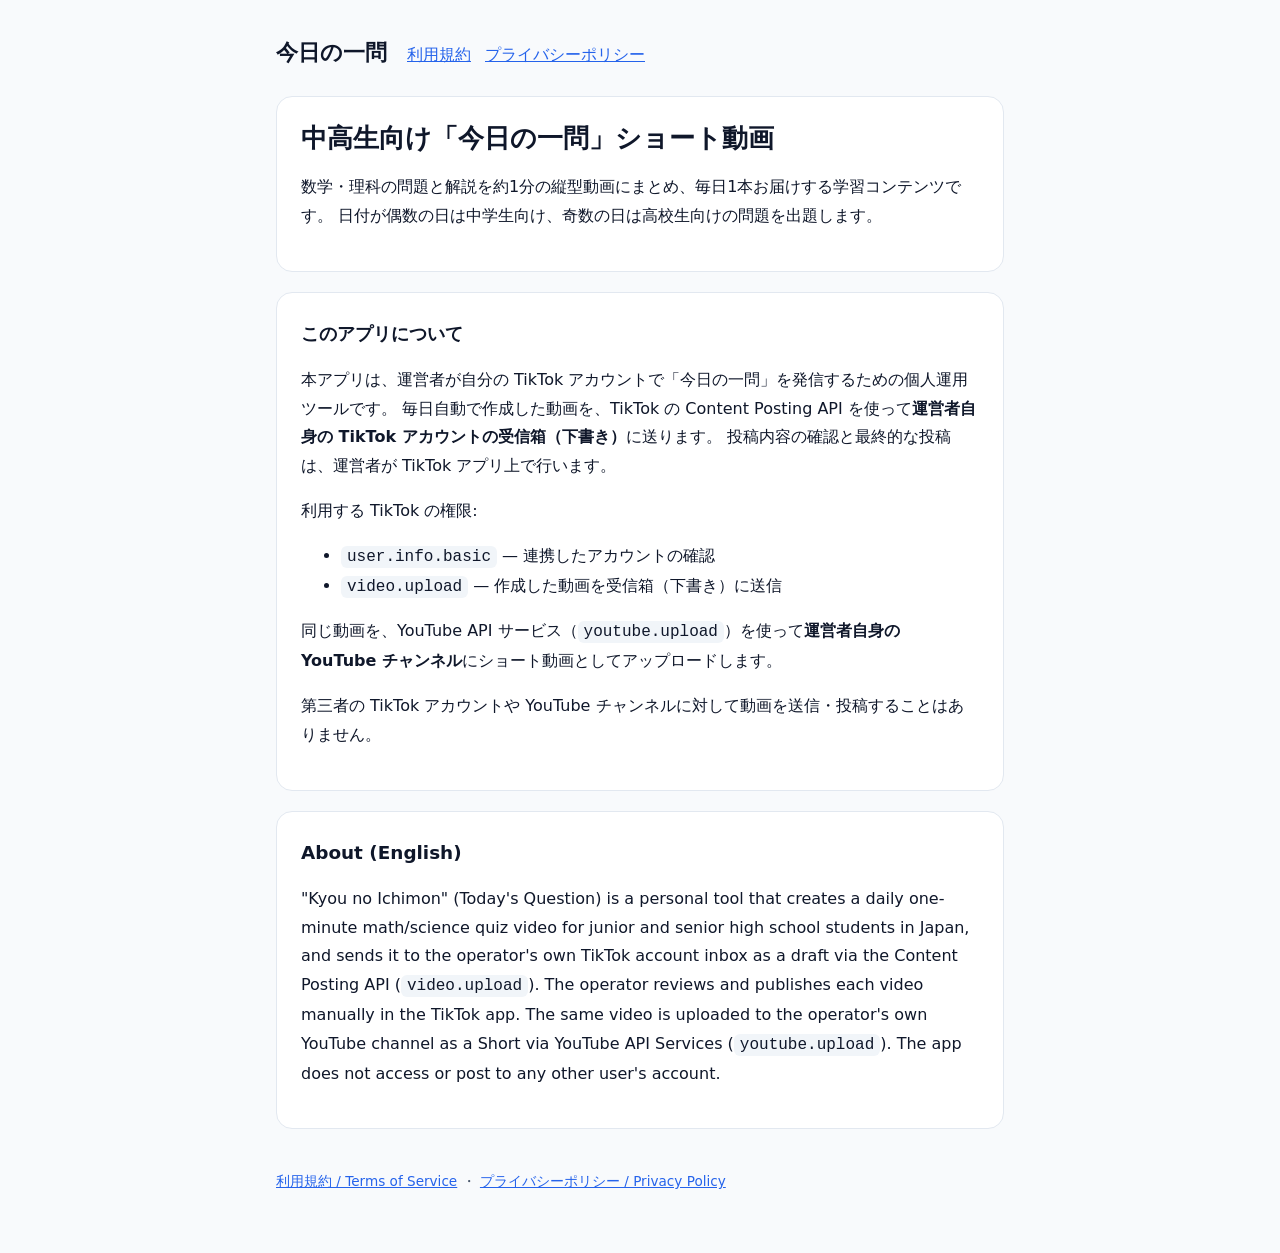
<file: index.html>
<!doctype html>
<html lang="ja">
<head>
  <meta charset="utf-8">
  <meta name="viewport" content="width=device-width, initial-scale=1">
  <title>今日の一問</title>
  <meta name="description" content="中高生向けの数学・理科「今日の一問」ショート動画を毎日作成し、運営者自身の TikTok アカウントに送るツールです。">
  <link rel="stylesheet" href="style.css">
  <link rel="icon" href="icon.png">
</head>
<body>
<main>
  <header class="site">
    <a class="brand" href="./">今日の一問</a>
    <nav><a href="terms.html">利用規約</a><a href="privacy.html">プライバシーポリシー</a></nav>
  </header>

  <section class="card">
    <h1>中高生向け「今日の一問」ショート動画</h1>
    <p>数学・理科の問題と解説を約1分の縦型動画にまとめ、毎日1本お届けする学習コンテンツです。
      日付が偶数の日は中学生向け、奇数の日は高校生向けの問題を出題します。</p>
  </section>

  <section class="card">
    <h2>このアプリについて</h2>
    <p>本アプリは、運営者が自分の TikTok アカウントで「今日の一問」を発信するための個人運用ツールです。
      毎日自動で作成した動画を、TikTok の Content Posting API を使って<strong>運営者自身の TikTok アカウントの受信箱（下書き）</strong>に送ります。
      投稿内容の確認と最終的な投稿は、運営者が TikTok アプリ上で行います。</p>
    <p>利用する TikTok の権限:</p>
    <ul>
      <li><code>user.info.basic</code> — 連携したアカウントの確認</li>
      <li><code>video.upload</code> — 作成した動画を受信箱（下書き）に送信</li>
    </ul>
    <p>同じ動画を、YouTube API サービス（<code>youtube.upload</code>）を使って<strong>運営者自身の YouTube チャンネル</strong>にショート動画としてアップロードします。</p>
    <p>第三者の TikTok アカウントや YouTube チャンネルに対して動画を送信・投稿することはありません。</p>
  </section>

  <section class="card" lang="en">
    <h2>About (English)</h2>
    <p>"Kyou no Ichimon" (Today's Question) is a personal tool that creates a daily one-minute math/science quiz video
      for junior and senior high school students in Japan, and sends it to the operator's own TikTok account inbox
      as a draft via the Content Posting API (<code>video.upload</code>). The operator reviews and publishes each video
      manually in the TikTok app. The same video is uploaded to the operator's own YouTube channel as a Short via YouTube API Services
      (<code>youtube.upload</code>). The app does not access or post to any other user's account.</p>
  </section>

  <footer>
    <a href="terms.html">利用規約 / Terms of Service</a> ・ <a href="privacy.html">プライバシーポリシー / Privacy Policy</a>
  </footer>
</main>
</body>
</html>
</file>
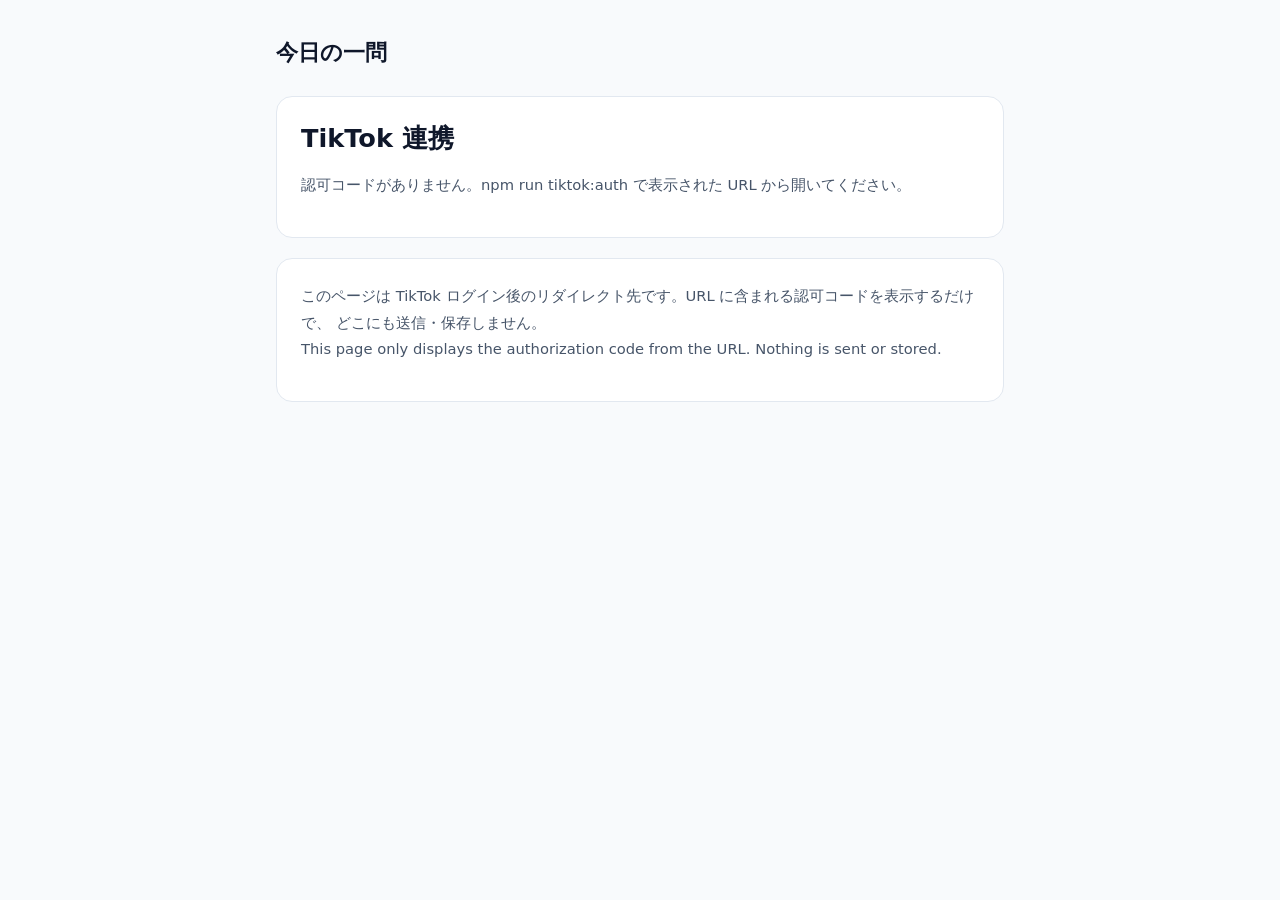
<file: callback/index.html>
<!doctype html>
<html lang="ja">
<head>
  <meta charset="utf-8">
  <meta name="viewport" content="width=device-width, initial-scale=1">
  <meta name="robots" content="noindex">
  <meta name="referrer" content="no-referrer">
  <title>TikTok 連携 | 今日の一問</title>
  <link rel="stylesheet" href="../style.css">
  <link rel="icon" href="../icon.png">
</head>
<body>
<main>
  <header class="site">
    <a class="brand" href="../">今日の一問</a>
  </header>

  <section class="card">
    <h1>TikTok 連携</h1>
    <div id="result"><p class="muted">読み込み中…</p></div>
  </section>

  <section class="card">
    <p class="muted">このページは TikTok ログイン後のリダイレクト先です。URL に含まれる認可コードを表示するだけで、
      どこにも送信・保存しません。<br>
      This page only displays the authorization code from the URL. Nothing is sent or stored.</p>
  </section>
</main>

<script>
  (function () {
    var params = new URLSearchParams(location.search);
    var code = params.get("code");
    var error = params.get("error");
    var box = document.getElementById("result");
    box.textContent = "";

    function p(text, cls) {
      var el = document.createElement("p");
      el.textContent = text;
      if (cls) el.className = cls;
      box.appendChild(el);
      return el;
    }
    function codeBlock(text) {
      var el = document.createElement("div");
      el.className = "code";
      el.textContent = text;
      box.appendChild(el);
    }

    if (error) {
      p("連携に失敗しました: " + error, "err");
      var desc = params.get("error_description");
      if (desc) p(desc, "muted");
      return;
    }
    if (!code) {
      p("認可コードがありません。npm run tiktok:auth で表示された URL から開いてください。", "muted");
      return;
    }

    p("✅ 許可されました。下のボタンでこのページの URL をコピーし、ターミナルの npm run tiktok:auth に貼り付けてください。", "ok");
    var btn = document.createElement("button");
    btn.type = "button";
    btn.textContent = "この URL をコピー";
    box.appendChild(btn);
    var status = p("", "muted");
    btn.addEventListener("click", function () {
      var url = location.href;
      if (navigator.clipboard && navigator.clipboard.writeText) {
        navigator.clipboard.writeText(url).then(
          function () { status.textContent = "コピーしました。"; },
          function () { status.textContent = "コピーできませんでした。下の URL を手動でコピーしてください。"; }
        );
      } else {
        status.textContent = "下の URL を手動でコピーしてください。";
      }
    });
    p("URL:", "muted");
    codeBlock(location.href);
    p("認可コードの有効期限は短い（数分程度）ので、すぐに貼り付けてください。", "muted");
  })();
</script>
</body>
</html>
</file>
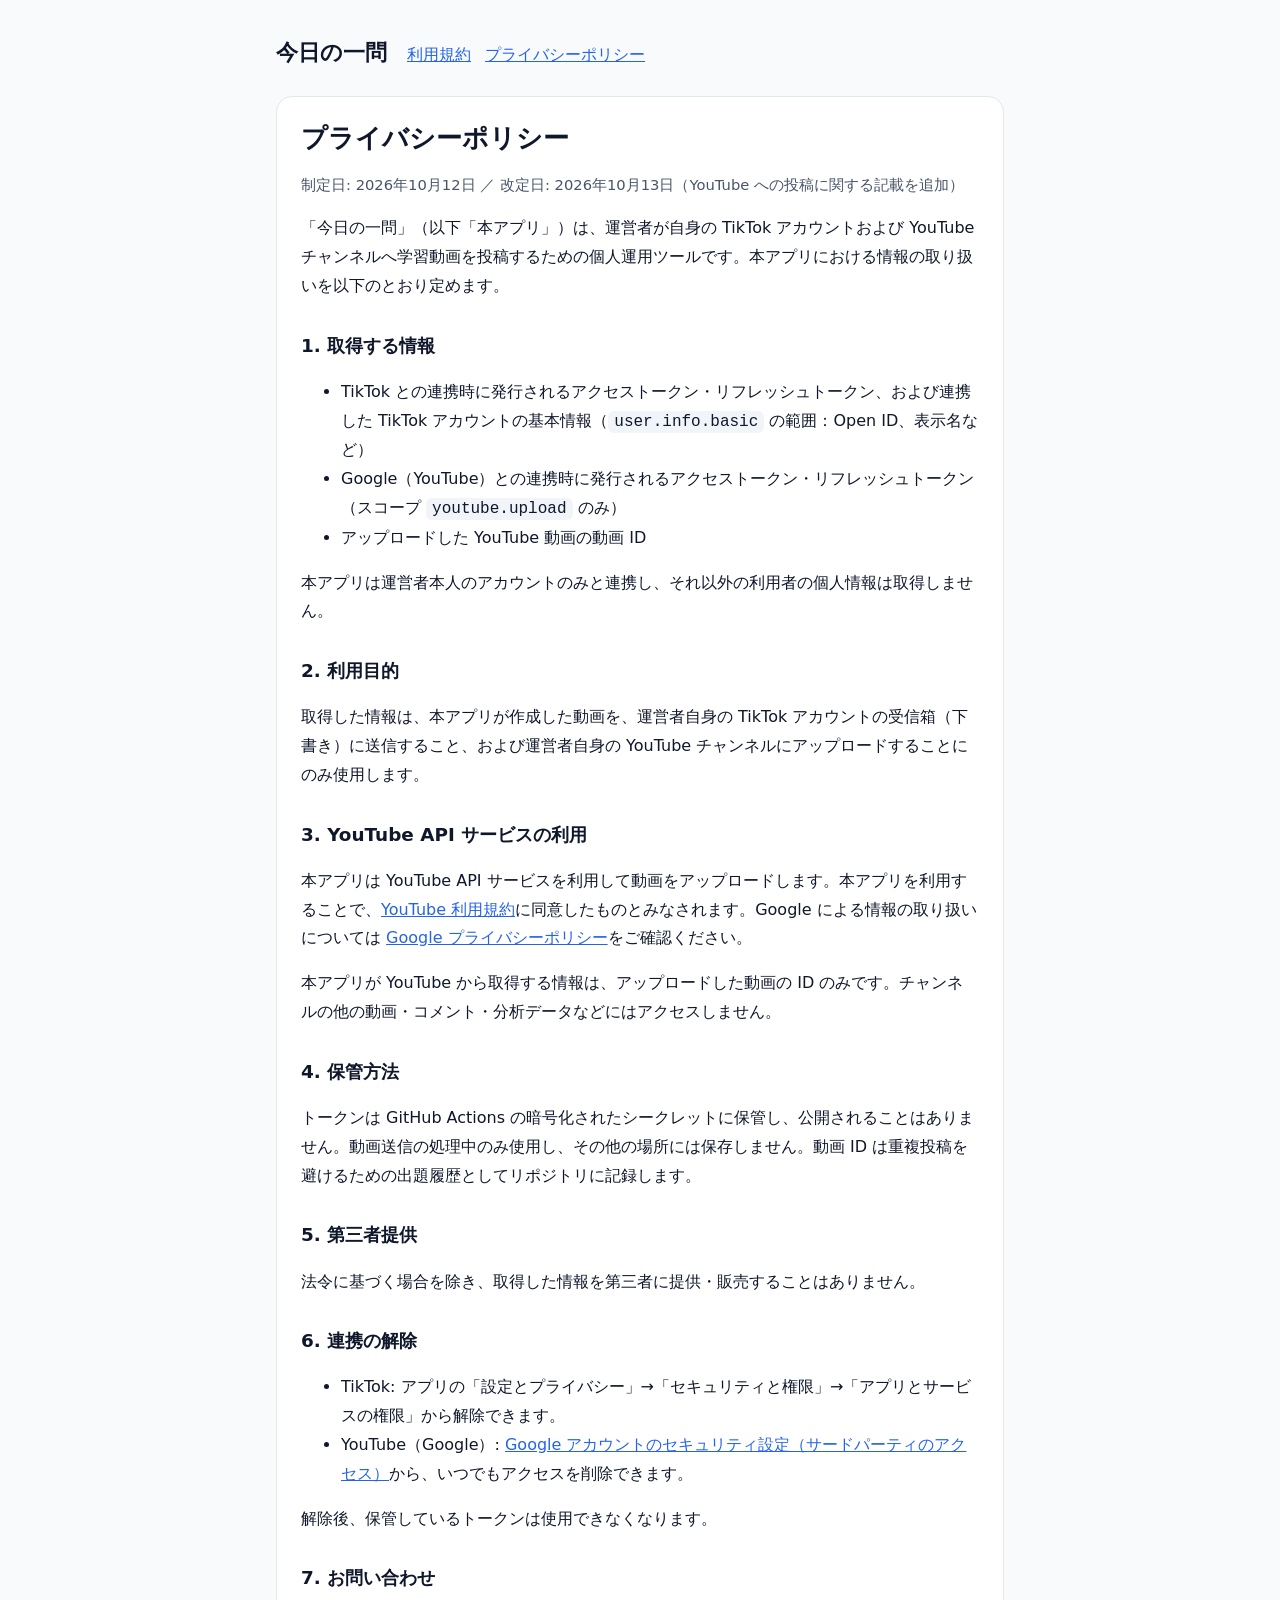
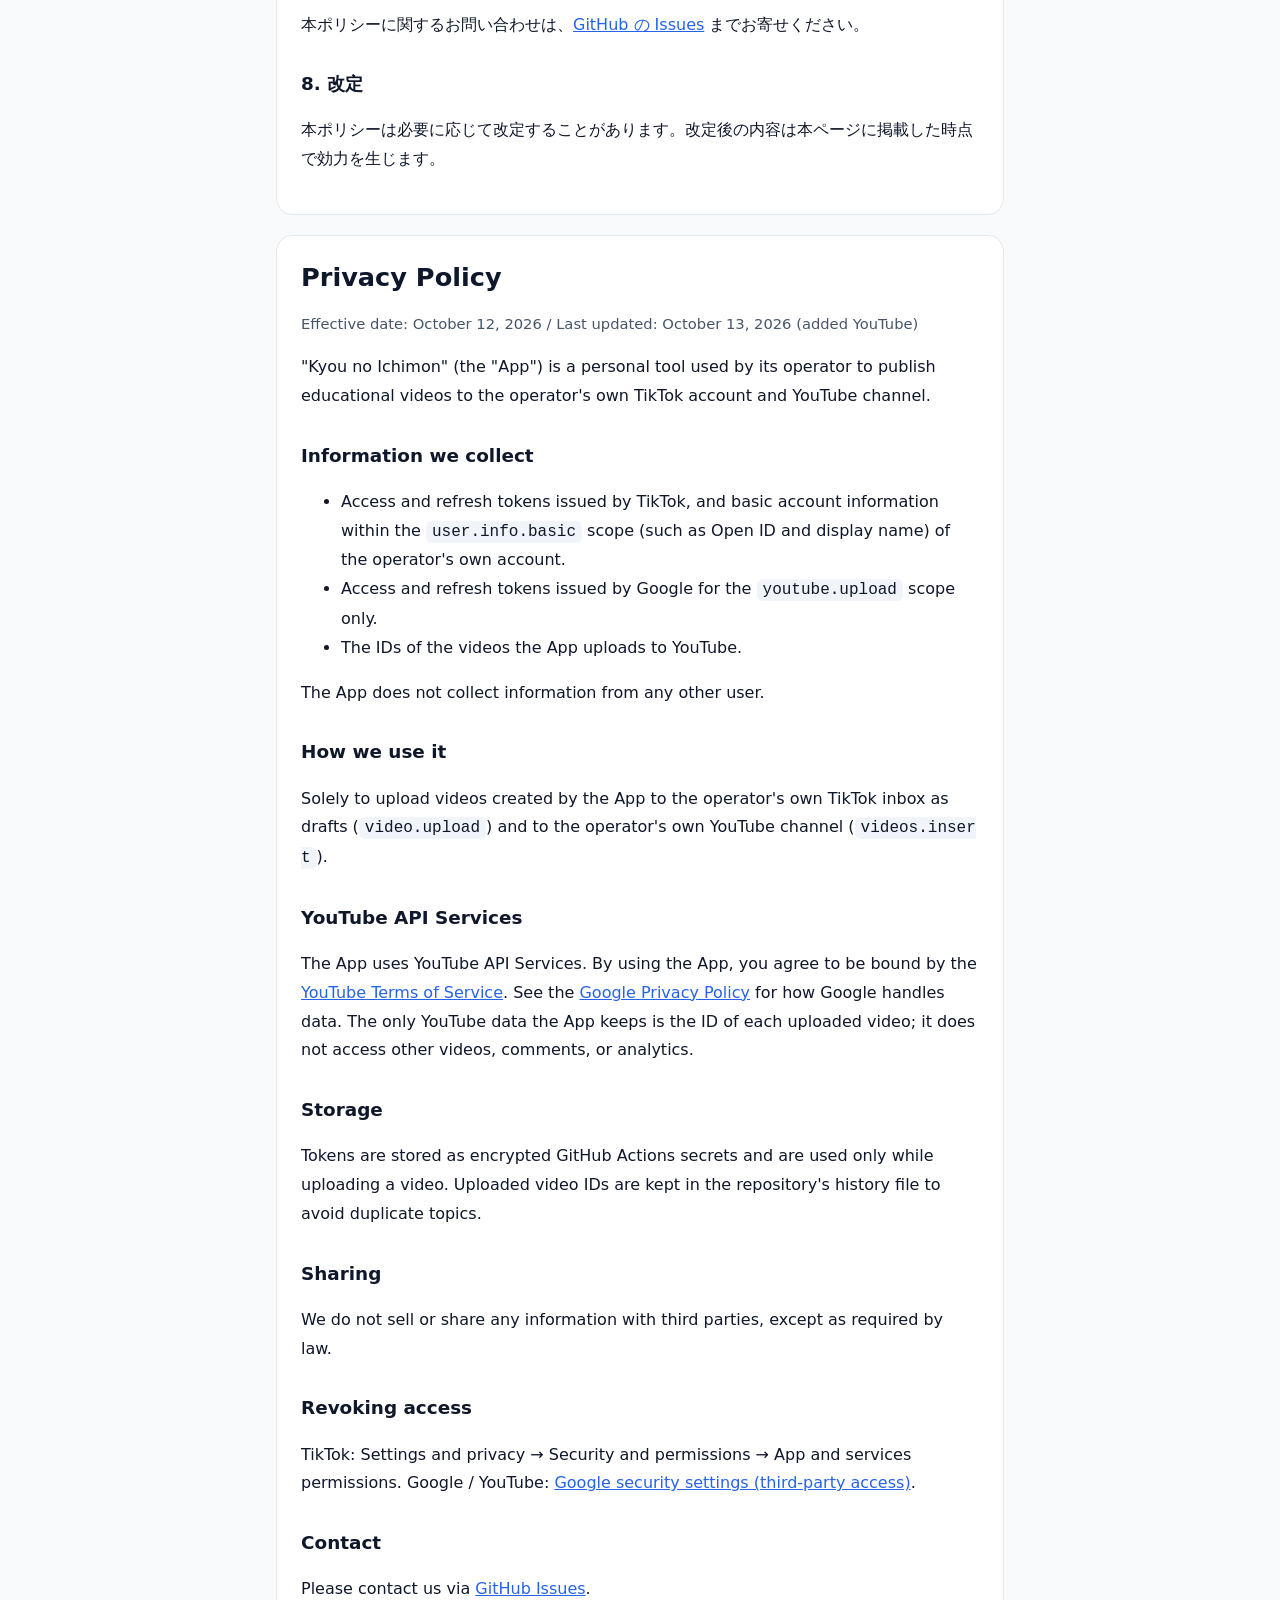
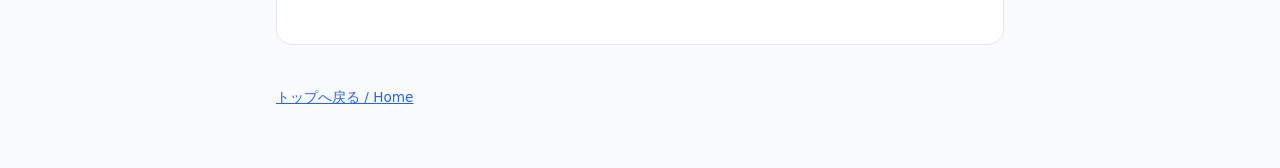
<file: privacy.html>
<!doctype html>
<html lang="ja">
<head>
  <meta charset="utf-8">
  <meta name="viewport" content="width=device-width, initial-scale=1">
  <title>プライバシーポリシー | 今日の一問</title>
  <link rel="stylesheet" href="style.css">
  <link rel="icon" href="icon.png">
</head>
<body>
<main>
  <header class="site">
    <a class="brand" href="./">今日の一問</a>
    <nav><a href="terms.html">利用規約</a><a href="privacy.html">プライバシーポリシー</a></nav>
  </header>

  <article class="card">
    <h1>プライバシーポリシー</h1>
    <p class="muted">制定日: 2026年10月12日 ／ 改定日: 2026年10月13日（YouTube への投稿に関する記載を追加）</p>
    <p>「今日の一問」（以下「本アプリ」）は、運営者が自身の TikTok アカウントおよび YouTube チャンネルへ学習動画を投稿するための個人運用ツールです。本アプリにおける情報の取り扱いを以下のとおり定めます。</p>

    <h2>1. 取得する情報</h2>
    <ul>
      <li>TikTok との連携時に発行されるアクセストークン・リフレッシュトークン、および連携した TikTok アカウントの基本情報（<code>user.info.basic</code> の範囲：Open ID、表示名など）</li>
      <li>Google（YouTube）との連携時に発行されるアクセストークン・リフレッシュトークン（スコープ <code>youtube.upload</code> のみ）</li>
      <li>アップロードした YouTube 動画の動画 ID</li>
    </ul>
    <p>本アプリは運営者本人のアカウントのみと連携し、それ以外の利用者の個人情報は取得しません。</p>

    <h2>2. 利用目的</h2>
    <p>取得した情報は、本アプリが作成した動画を、運営者自身の TikTok アカウントの受信箱（下書き）に送信すること、および運営者自身の YouTube チャンネルにアップロードすることにのみ使用します。</p>

    <h2>3. YouTube API サービスの利用</h2>
    <p>本アプリは YouTube API サービスを利用して動画をアップロードします。本アプリを利用することで、<a href="https://www.youtube.com/t/terms">YouTube 利用規約</a>に同意したものとみなされます。Google による情報の取り扱いについては <a href="https://policies.google.com/privacy">Google プライバシーポリシー</a>をご確認ください。</p>
    <p>本アプリが YouTube から取得する情報は、アップロードした動画の ID のみです。チャンネルの他の動画・コメント・分析データなどにはアクセスしません。</p>

    <h2>4. 保管方法</h2>
    <p>トークンは GitHub Actions の暗号化されたシークレットに保管し、公開されることはありません。動画送信の処理中のみ使用し、その他の場所には保存しません。動画 ID は重複投稿を避けるための出題履歴としてリポジトリに記録します。</p>

    <h2>5. 第三者提供</h2>
    <p>法令に基づく場合を除き、取得した情報を第三者に提供・販売することはありません。</p>

    <h2>6. 連携の解除</h2>
    <ul>
      <li>TikTok: アプリの「設定とプライバシー」→「セキュリティと権限」→「アプリとサービスの権限」から解除できます。</li>
      <li>YouTube（Google）: <a href="https://myaccount.google.com/permissions">Google アカウントのセキュリティ設定（サードパーティのアクセス）</a>から、いつでもアクセスを削除できます。</li>
    </ul>
    <p>解除後、保管しているトークンは使用できなくなります。</p>

    <h2>7. お問い合わせ</h2>
    <p>本ポリシーに関するお問い合わせは、<a href="https://github.com/photon4499/short-movie_remotion/issues">GitHub の Issues</a> までお寄せください。</p>

    <h2>8. 改定</h2>
    <p>本ポリシーは必要に応じて改定することがあります。改定後の内容は本ページに掲載した時点で効力を生じます。</p>
  </article>

  <article class="card" lang="en">
    <h1>Privacy Policy</h1>
    <p class="muted">Effective date: October 12, 2026 / Last updated: October 13, 2026 (added YouTube)</p>
    <p>"Kyou no Ichimon" (the "App") is a personal tool used by its operator to publish educational videos to the operator's own TikTok account and YouTube channel.</p>
    <h2>Information we collect</h2>
    <ul>
      <li>Access and refresh tokens issued by TikTok, and basic account information within the <code>user.info.basic</code> scope (such as Open ID and display name) of the operator's own account.</li>
      <li>Access and refresh tokens issued by Google for the <code>youtube.upload</code> scope only.</li>
      <li>The IDs of the videos the App uploads to YouTube.</li>
    </ul>
    <p>The App does not collect information from any other user.</p>
    <h2>How we use it</h2>
    <p>Solely to upload videos created by the App to the operator's own TikTok inbox as drafts (<code>video.upload</code>) and to the operator's own YouTube channel (<code>videos.insert</code>).</p>
    <h2>YouTube API Services</h2>
    <p>The App uses YouTube API Services. By using the App, you agree to be bound by the <a href="https://www.youtube.com/t/terms">YouTube Terms of Service</a>. See the <a href="https://policies.google.com/privacy">Google Privacy Policy</a> for how Google handles data. The only YouTube data the App keeps is the ID of each uploaded video; it does not access other videos, comments, or analytics.</p>
    <h2>Storage</h2>
    <p>Tokens are stored as encrypted GitHub Actions secrets and are used only while uploading a video. Uploaded video IDs are kept in the repository's history file to avoid duplicate topics.</p>
    <h2>Sharing</h2>
    <p>We do not sell or share any information with third parties, except as required by law.</p>
    <h2>Revoking access</h2>
    <p>TikTok: Settings and privacy → Security and permissions → App and services permissions. Google / YouTube: <a href="https://myaccount.google.com/permissions">Google security settings (third-party access)</a>.</p>
    <h2>Contact</h2>
    <p>Please contact us via <a href="https://github.com/photon4499/short-movie_remotion/issues">GitHub Issues</a>.</p>
  </article>

  <footer><a href="./">トップへ戻る / Home</a></footer>
</main>
</body>
</html>
</file>
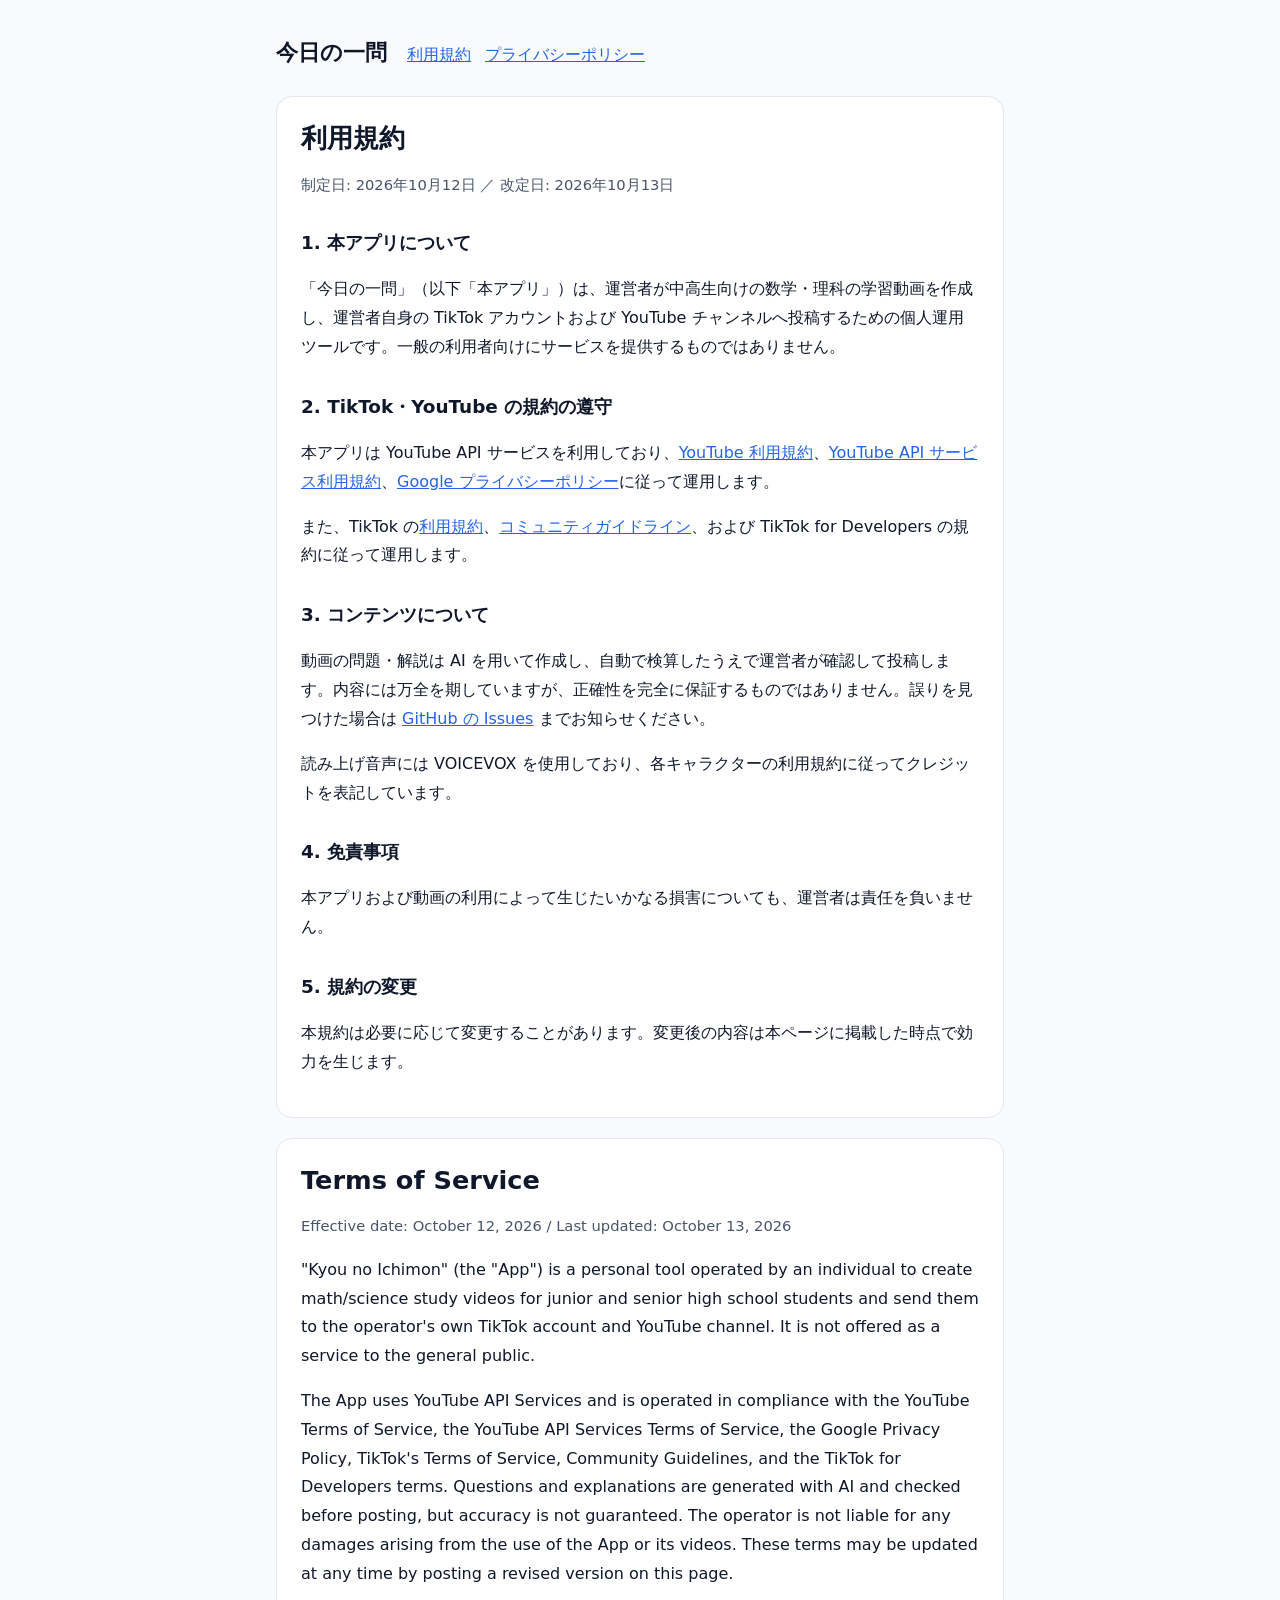
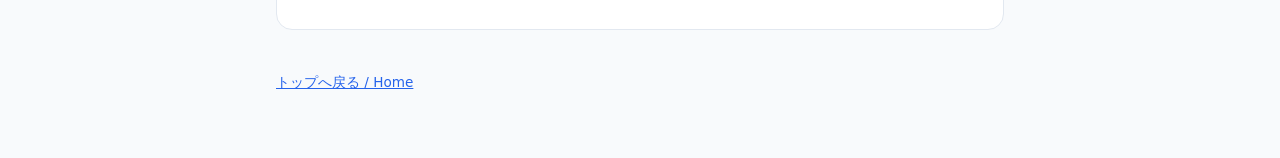
<file: terms.html>
<!doctype html>
<html lang="ja">
<head>
  <meta charset="utf-8">
  <meta name="viewport" content="width=device-width, initial-scale=1">
  <title>利用規約 | 今日の一問</title>
  <link rel="stylesheet" href="style.css">
  <link rel="icon" href="icon.png">
</head>
<body>
<main>
  <header class="site">
    <a class="brand" href="./">今日の一問</a>
    <nav><a href="terms.html">利用規約</a><a href="privacy.html">プライバシーポリシー</a></nav>
  </header>

  <article class="card">
    <h1>利用規約</h1>
    <p class="muted">制定日: 2026年10月12日 ／ 改定日: 2026年10月13日</p>

    <h2>1. 本アプリについて</h2>
    <p>「今日の一問」（以下「本アプリ」）は、運営者が中高生向けの数学・理科の学習動画を作成し、運営者自身の TikTok アカウントおよび YouTube チャンネルへ投稿するための個人運用ツールです。一般の利用者向けにサービスを提供するものではありません。</p>

    <h2>2. TikTok・YouTube の規約の遵守</h2>
    <p>本アプリは YouTube API サービスを利用しており、<a href="https://www.youtube.com/t/terms">YouTube 利用規約</a>、<a href="https://developers.google.com/youtube/terms/api-services-terms-of-service">YouTube API サービス利用規約</a>、<a href="https://policies.google.com/privacy">Google プライバシーポリシー</a>に従って運用します。</p>
    <p>また、TikTok の<a href="https://www.tiktok.com/legal/terms-of-service">利用規約</a>、<a href="https://www.tiktok.com/community-guidelines">コミュニティガイドライン</a>、および TikTok for Developers の規約に従って運用します。</p>

    <h2>3. コンテンツについて</h2>
    <p>動画の問題・解説は AI を用いて作成し、自動で検算したうえで運営者が確認して投稿します。内容には万全を期していますが、正確性を完全に保証するものではありません。誤りを見つけた場合は <a href="https://github.com/photon4499/short-movie_remotion/issues">GitHub の Issues</a> までお知らせください。</p>
    <p>読み上げ音声には VOICEVOX を使用しており、各キャラクターの利用規約に従ってクレジットを表記しています。</p>

    <h2>4. 免責事項</h2>
    <p>本アプリおよび動画の利用によって生じたいかなる損害についても、運営者は責任を負いません。</p>

    <h2>5. 規約の変更</h2>
    <p>本規約は必要に応じて変更することがあります。変更後の内容は本ページに掲載した時点で効力を生じます。</p>
  </article>

  <article class="card" lang="en">
    <h1>Terms of Service</h1>
    <p class="muted">Effective date: October 12, 2026 / Last updated: October 13, 2026</p>
    <p>"Kyou no Ichimon" (the "App") is a personal tool operated by an individual to create math/science study videos for junior and senior high school students and send them to the operator's own TikTok account and YouTube channel. It is not offered as a service to the general public.</p>
    <p>The App uses YouTube API Services and is operated in compliance with the YouTube Terms of Service, the YouTube API Services Terms of Service, the Google Privacy Policy, TikTok's Terms of Service, Community Guidelines, and the TikTok for Developers terms. Questions and explanations are generated with AI and checked before posting, but accuracy is not guaranteed. The operator is not liable for any damages arising from the use of the App or its videos. These terms may be updated at any time by posting a revised version on this page.</p>
  </article>

  <footer><a href="./">トップへ戻る / Home</a></footer>
</main>
</body>
</html>
</file>
<file: style.css>
:root {
  --bg: #f8fafc;
  --card: #ffffff;
  --ink: #0f172a;
  --muted: #475569;
  --accent: #2563eb;
  --border: #e2e8f0;
  --code-bg: #f1f5f9;
  --ok: #059669;
  --err: #dc2626;
}
@media (prefers-color-scheme: dark) {
  :root {
    --bg: #0b1120;
    --card: #111827;
    --ink: #e5e7eb;
    --muted: #94a3b8;
    --accent: #60a5fa;
    --border: #1f2937;
    --code-bg: #1e293b;
    --ok: #34d399;
    --err: #f87171;
  }
}
* { box-sizing: border-box; }
body {
  margin: 0;
  background: var(--bg);
  color: var(--ink);
  font-family: system-ui, -apple-system, "Hiragino Sans", "Noto Sans JP", sans-serif;
  line-height: 1.8;
}
main { max-width: 760px; margin: 0 auto; padding: 32px 16px 64px; }
header.site { display: flex; flex-wrap: wrap; gap: 8px 20px; align-items: baseline; margin-bottom: 24px; }
header.site a.brand { font-size: 1.4rem; font-weight: 800; color: var(--ink); text-decoration: none; }
header.site nav a { margin-right: 14px; }
a { color: var(--accent); }
.card { background: var(--card); border: 1px solid var(--border); border-radius: 16px; padding: 24px; margin-bottom: 20px; }
h1 { font-size: 1.6rem; line-height: 1.4; margin: 0 0 12px; }
h2 { font-size: 1.15rem; margin: 28px 0 8px; }
.muted { color: var(--muted); font-size: 0.92rem; }
code, .code { background: var(--code-bg); border-radius: 6px; padding: 2px 6px; font-family: ui-monospace, SFMono-Regular, Menlo, monospace; word-break: break-all; }
.code { display: block; padding: 12px; margin: 8px 0; }
button { font: inherit; font-weight: 700; color: #fff; background: var(--accent); border: 0; border-radius: 999px; padding: 10px 22px; cursor: pointer; }
.ok { color: var(--ok); font-weight: 700; }
.err { color: var(--err); font-weight: 700; }
hr { border: 0; border-top: 1px solid var(--border); margin: 32px 0; }
footer { margin-top: 40px; font-size: 0.85rem; color: var(--muted); }
.card > :first-child { margin-top: 0; }
</file>
